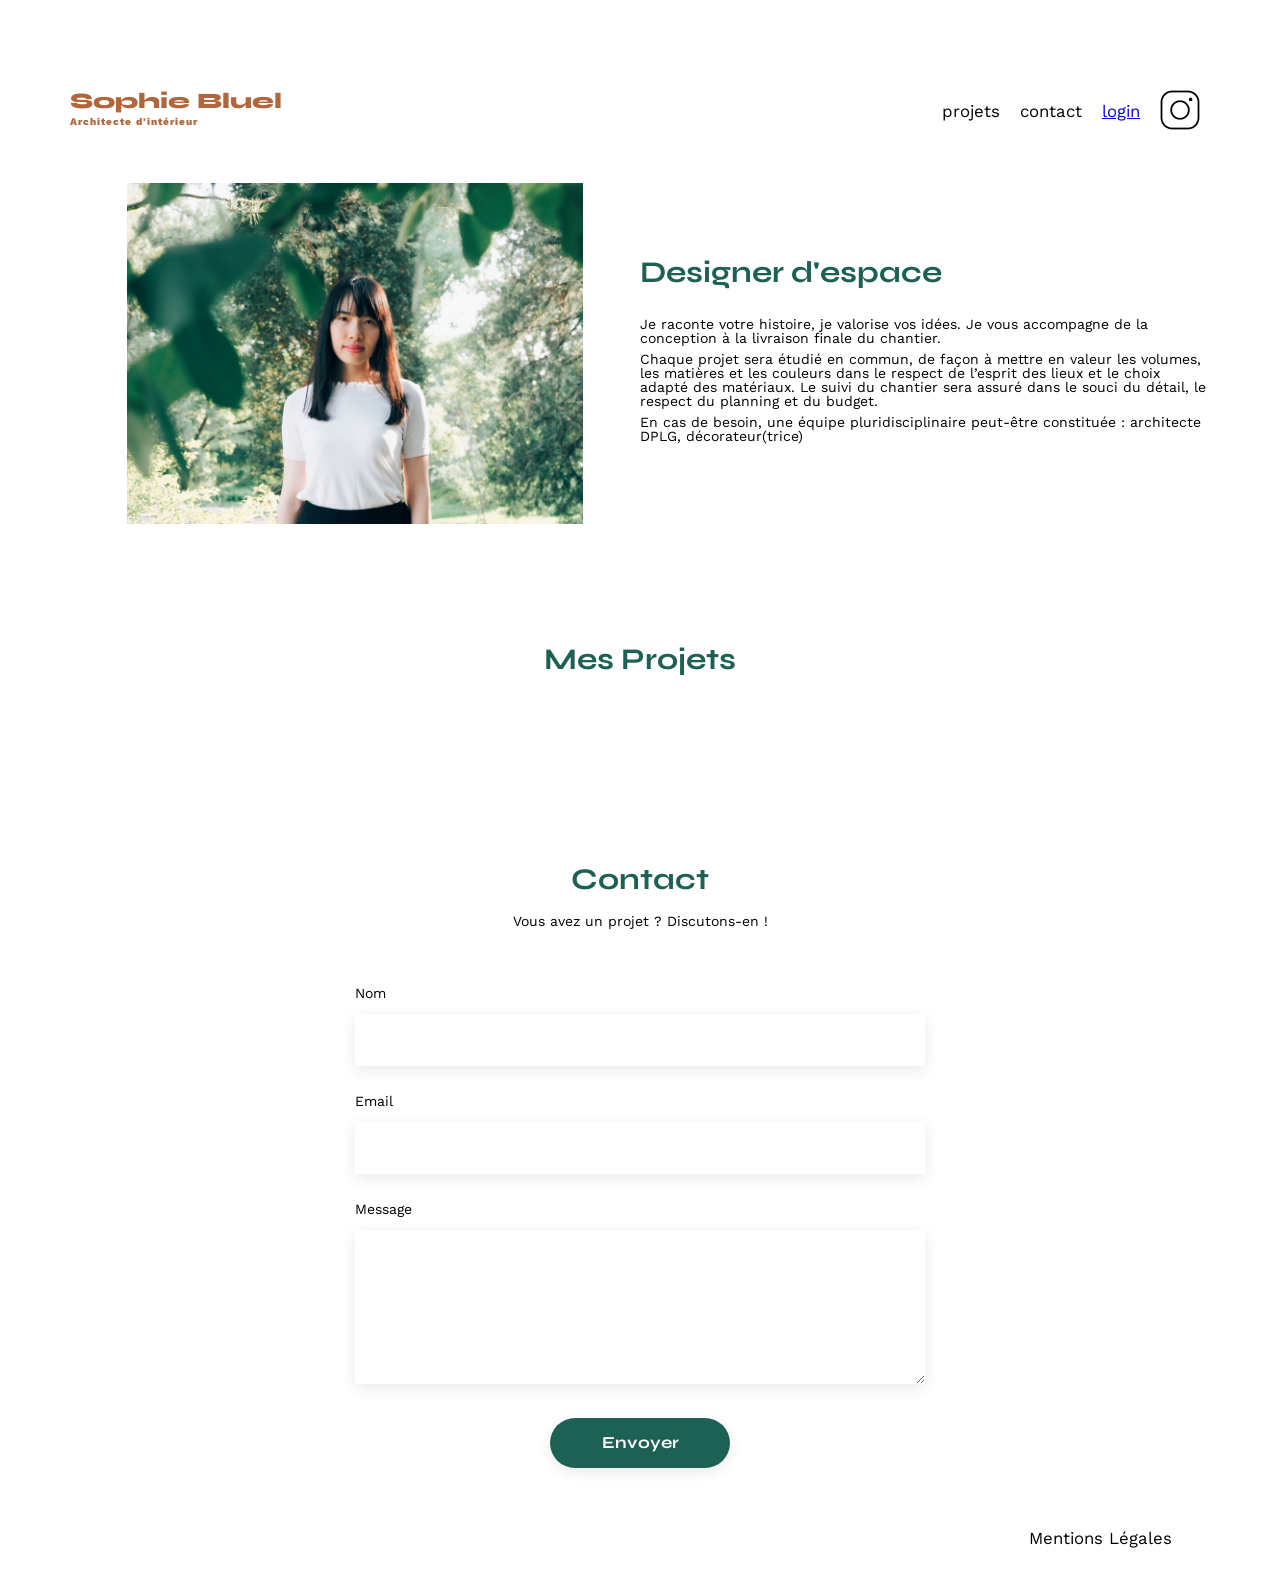
<file: FrontEnd/index.html>
<!DOCTYPE html>
<html lang="fr">

<head>
	<meta charset="UTF-8">
	<title>Sophie Bluel - Architecte d'intérieur</title>
	<meta name="viewport" content="width=device-width, initial-scale=1.0">
	<link rel="preconnect" href="https://fonts.googleapis.com">
	<link rel="preconnect" href="https://fonts.gstatic.com" crossorigin>
	<link href="https://fonts.googleapis.com/css2?family=Syne:wght@700;800&family=Work+Sans&display=swap"
		rel="stylesheet">
	<meta name="description" content="">
	<link rel="stylesheet" href="./assets/style.css">
	<link rel="stylesheet" href="https://cdnjs.cloudflare.com/ajax/libs/font-awesome/6.5.0/css/all.min.css">
</head>

<body>
	<div id="edit-banner">
		<i class="fa-regular fa-pen-to-square"></i>
		<span>Mode édition</span>
	</div>
	<header>
		<h1>Sophie Bluel <span>Architecte d'intérieur</span></h1>
		<nav>
			<ul>
				<li>projets</li>
				<li>contact</li>
				<li><a href="./login.html">login</a></li>
				<li><img src="./assets/icons/instagram.png" alt="Instagram"></li>
			</ul>
		</nav>
	</header>
	<main>
		<section id="introduction">
			<figure>
				<img src="./assets/images/sophie-bluel.png" alt="">
			</figure>
			<article>
				<h2>Designer d'espace</h2>
				<p>Je raconte votre histoire, je valorise vos idées. Je vous accompagne de la conception à la livraison
					finale du chantier.</p>
				<p>Chaque projet sera étudié en commun, de façon à mettre en valeur les volumes, les matières et les
					couleurs dans le respect de l’esprit des lieux et le choix adapté des matériaux. Le suivi du
					chantier sera assuré dans le souci du détail, le respect du planning et du budget.</p>
				<p>En cas de besoin, une équipe pluridisciplinaire peut-être constituée : architecte DPLG,
					décorateur(trice)</p>
			</article>
		</section>

		<section id="portfolio">
			<div class="portfolio-title">
				<h2>Mes Projets</h2>
				<button id="edit-projects">
					<i class="fa-regular fa-pen-to-square"></i>
					Modifier
				</button>
			</div>

			<div class="filters"></div>
			<div class="gallery"></div>

		</section>
		<section id="contact">
			<h2>Contact</h2>
			<p>Vous avez un projet ? Discutons-en !</p>
			<form action="#" method="post">
				<label for="name">Nom</label>
				<input type="text" name="name" id="name">
				<label for="email">Email</label>
				<input type="email" name="email" id="email">
				<label for="message">Message</label>
				<textarea name="message" id="message" cols="30" rows="10"></textarea>
				<input type="submit" value="Envoyer">
			</form>
		</section>
	</main>

	<footer>
		<nav>
			<ul>
				<li>Mentions Légales</li>
			</ul>
		</nav>
	</footer>

	<div id="modal" class="modal">
		<div class="modal-wrapper">
			<button class="modal-back">
				<i class="fa-solid fa-arrow-left"></i>
			</button>

			<button class="modal-close">
				<i class="fa-solid fa-xmark"></i>
			</button>

			<div id="modal-gallery-view">
				<h3>Galerie photo</h3>
				<div class="modal-gallery"></div>
				<hr>
				<button class="add-photo" id="open-add-photo">Ajouter une photo</button>
			</div>

			<div id="modal-add-view">
				<h3>Ajout photo</h3>

				<form id="add-photo-form">
					<div class="upload-placeholder">
						<img id="preview-image" alt="preview" style="display:none; max-height:100%;">

						<i class="fa-regular fa-image" id="preview-icon"></i>

						<label for="image" class="upload-button" id="preview-label"> + Ajouter photo </label>

						<input type="file" id="image" accept="image/*" hidden>

						<p id="preview-text">jpg, png : 4mo max</p>
					</div>

					<label for="title">Titre</label>
					<input type="text" id="title">

					<label for="category">Catégorie</label>
					<select id="category"></select>

					<hr class="modal-separator">

					<button type="submit" class="validate-photo">Valider</button>
				</form>
			</div>
		</div>
	</div>

	<script src="script.js"></script>

</body>

</html>
</file>
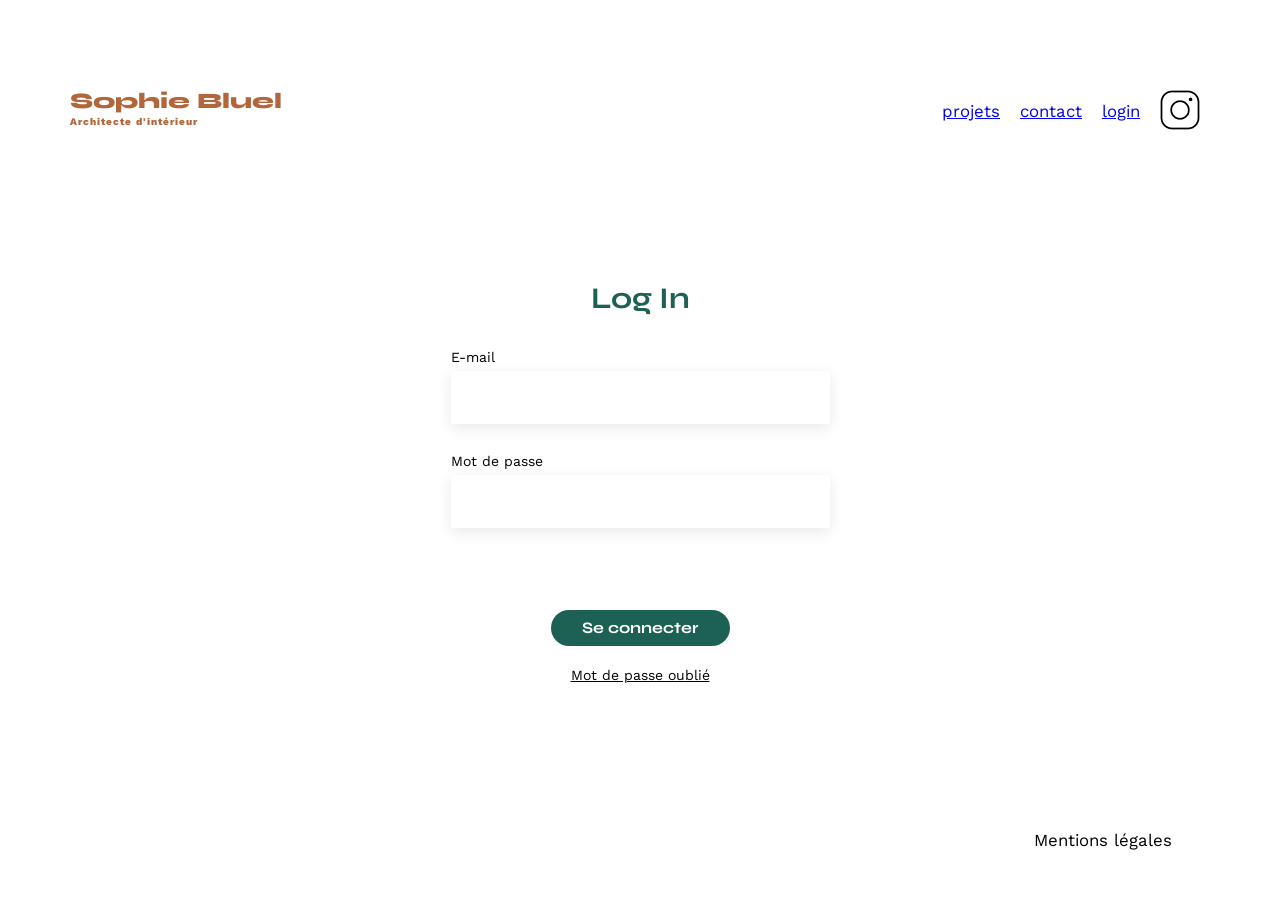
<file: FrontEnd/login.html>
<!DOCTYPE html>
<html lang="fr">

<head>
    <meta charset="UTF-8">
    <title>Login - Sophie Bluel</title>
    <meta name="viewport" content="width=device-width, initial-scale=1.0">
    <link rel="preconnect" href="https://fonts.googleapis.com">
    <link rel="preconnect" href="https://fonts.gstatic.com" crossorigin>
    <link href="https://fonts.googleapis.com/css2?family=Syne:wght@700;800&family=Work+Sans:wght@400;500&display=swap"
        rel="stylesheet">
    <meta name="description" content="">
    <link rel="stylesheet" href="./assets/style.css">
</head>

<body>
    <header>
        <h1>Sophie Bluel <span>Architecte d'intérieur</span></h1>
        <nav>
            <ul>
                <li><a href="./index.html#portfolio">projets</a></li>
                <li><a href="./index.html#contact">contact</a></li>
                <li><a href="./index.html">login</a></li>
                <li><img src="./assets/icons/instagram.png" alt="Instagram"></li>
            </ul>
        </nav>
    </header>

    <main>
        <section class="login-section">
            <h2>Log In</h2>

            <form id="login-form">
                <label for="email">E-mail</label>
                <input type="email" id="email" name="email">

                <label for="password">Mot de passe</label>
                <input type="password" id="password" name="password">

                <p id="error-message"></p>

                <input type="submit" value="Se connecter">
            </form>

            <a href="#" class="forgot-password">Mot de passe oublié</a>
        </section>
    </main>

    <footer>
        <nav>
            <ul>
                <li>Mentions légales</li>
            </ul>
        </nav>
    </footer>

    <script src="login.js"></script>
</body>

</html>
</file>
<file: FrontEnd/assets/style.css>
/* http://meyerweb.com/eric/tools/css/reset/
   v2.0 | 20110126
   License: none (public domain)
*/

html,
body,
div,
span,
applet,
object,
iframe,
h1,
h2,
h3,
h4,
h5,
h6,
p,
blockquote,
pre,
a,
abbr,
acronym,
address,
big,
cite,
code,
del,
dfn,
em,
img,
ins,
kbd,
q,
s,
samp,
small,
strike,
strong,
sub,
sup,
tt,
var,
b,
u,
i,
center,
dl,
dt,
dd,
ol,
ul,
li,
fieldset,
form,
label,
legend,
table,
caption,
tbody,
tfoot,
thead,
tr,
th,
td,
article,
aside,
canvas,
details,
embed,
figure,
figcaption,
footer,
header,
hgroup,
menu,
nav,
output,
ruby,
section,
summary,
time,
mark,
audio,
video {
	margin: 0;
	padding: 0;
	border: 0;
	font-size: 100%;
	font: inherit;
	vertical-align: baseline;
}

/* HTML5 display-role reset for older browsers */
article,
aside,
details,
figcaption,
figure,
footer,
header,
hgroup,
menu,
nav,
section {
	display: block;
}

body {
	line-height: 1;
}

ol,
ul {
	list-style: none;
}

blockquote,
q {
	quotes: none;
}

blockquote:before,
blockquote:after,
q:before,
q:after {
	content: '';
	content: none;
}

table {
	border-collapse: collapse;
	border-spacing: 0;
}

/** end reset css**/
body {
	max-width: 1140px;
	margin: auto;
	font-family: 'Work Sans';
	font-size: 14px;
}

header {
	display: flex;
	justify-content: space-between;
	margin-top: 90px
}

section {
	margin: 50px 0
}

h1 {
	display: flex;
	flex-direction: column;
	font-family: 'Syne';
	font-size: 22px;
	font-weight: 800;
	color: #B1663C
}

h1>span {
	font-family: 'Work Sans';
	font-size: 10px;
	letter-spacing: 0.1em;
	margin-top: 5px;
}

h2 {
	font-family: 'Syne';
	font-weight: 700;
	font-size: 30px;
	color: #1D6154
}

nav ul {
	display: flex;
	align-items: center;
	list-style-type: none;

}

nav li {
	padding: 0 10px;
	font-size: 1.2em;
}

li:hover {
	color: #B1663C;
}

#introduction {
	display: flex;
	align-items: center;
}

#introduction figure {
	flex: 1
}

#introduction img {
	display: block;
	margin: auto;
	width: 80%;
}

#introduction article {
	flex: 1
}

#introduction h2 {
	margin-bottom: 1em;
}

#introduction p {
	margin-bottom: 0.5em;
}

#portfolio h2 {
	text-align: center;
	margin-bottom: 1em;
}

.gallery {
	width: 100%;
	display: grid;
	grid-template-columns: 1fr 1fr 1fr;
	grid-column-gap: 20px;
	grid-row-gap: 20px;
}

.gallery img {
	width: 100%;

}

#contact {
	width: 50%;
	margin: auto;
}

#contact>* {
	text-align: center;

}

#contact h2 {
	margin-bottom: 20px;
}

#contact form {
	text-align: left;
	margin-top: 30px;
	display: flex;
	flex-direction: column;
}

#contact input {
	height: 50px;
	font-size: 1.2em;
	border: none;
	box-shadow: 0px 4px 14px rgba(0, 0, 0, 0.09);
}

#contact label {
	margin: 2em 0 1em 0;
}

#contact textarea {
	border: none;
	box-shadow: 0px 4px 14px rgba(0, 0, 0, 0.09);
}

input[type="submit"] {
	font-family: 'Syne';
	font-weight: 700;
	color: white;
	background-color: #1D6154;
	margin: 2em auto;
	width: 180px;
	text-align: center;
	border-radius: 60px;
}

footer nav ul {
	display: flex;
	justify-content: flex-end;
	margin: 2em
}

/* ===================== FILTERS ===================== */
.filters {
	display: flex;
	justify-content: center;
	gap: 10px;
	margin-bottom: 50px;
}

.filters button {
	font: 700 16px 'Syne';
	color: #1D6154;
	background: white;
	border: 1px solid #1D6154;
	border-radius: 60px;
	padding: 9px 20px;
	cursor: pointer;
}

.filters button:hover {
	background: #1D6154;
	color: white;
}

/* ===================== LOGIN ===================== */
.login-section {
	width: 50%;
	margin: 150px auto;
	text-align: center;
}

.login-section h2 {
	margin-bottom: 37px;
}

.login-section form {
	display: flex;
	flex-direction: column;
	width: 379px;
	margin: auto;
	text-align: left;
}

.login-section label {
	margin-bottom: 7px;
}

.login-section input[type="email"],
.login-section input[type="password"] {
	height: 51px;
	border: none;
	box-shadow: 0 4px 14px rgba(0, 0, 0, 0.09);
	margin-bottom: 30px;
	padding-left: 16px;
}

.login-section input[type="submit"] {
	font: 700 16px 'Syne';
	color: white;
	background: #1D6154;
	margin: 2em auto;
	width: 179px;
	height: 36px;
	border-radius: 60px;
	border: none;
	cursor: pointer;
}

.forgot-password {
	display: block;
	margin-top: -10px;
	text-align: center;
	color: black;
	text-decoration: underline;
}

#error-message {
	color: red;
	text-align: center;
	margin: 10px 0;
}

/* ===================== EDIT MODE ===================== */
#edit-banner {
	display: none;
	position: fixed;
	top: 0;
	left: 0;
	width: 100%;
	height: 50px;
	background: black;
	color: white;
	display: flex;
	justify-content: center;
	align-items: center;
	gap: 10px;
	z-index: 1000;
}

.portfolio-title {
	display: flex;
	justify-content: center;
	align-items: center;
	gap: 20px;
	margin: 120px 0 60px;
}

#edit-projects {
	display: none;
	background: none;
	border: none;
	font-size: 14px;
	cursor: pointer;
	margin-bottom: 28px;
}

/* ===================== MODAL ===================== */
.modal {
	position: fixed;
	inset: 0;
	background: rgba(0, 0, 0, 0.5);
	display: none;
	justify-content: center;
	align-items: center;
	z-index: 2000;
}

.modal-wrapper {
	background: white;
	width: 630px;
	padding: 30px 36px 45px;
	border-radius: 10px;
	position: relative;
	box-sizing: border-box;
}

.modal-close,
.modal-back {
	position: absolute;
	top: 20px;
	border: none;
	background: none;
	font-size: 20px;
	cursor: pointer;
}

.modal-close {
	right: 20px;
}

.modal-back {
	left: 20px;
	display: none;
}

.modal-wrapper h3 {
	text-align: center;
	margin-bottom: 30px;
}

.modal-gallery {
	display: grid;
	grid-template-columns: repeat(5, 1fr);
	gap: 30px 0px;
	margin: 30px 0;
}

.modal-work {
	position: relative;
	width: 90%;
	margin: 0 auto;
}

.modal-work img {
	width: 100%;
	object-fit: cover;
	display: block;
}

.delete-work {
	position: absolute;
	top: 5px;
	right: 5px;
	background: black;
	color: white;
	border: none;
	width: 20px;
	height: 20px;
	font-size: 11px;
	display: flex;
	justify-content: center;
	align-items: center;
	cursor: pointer;
}

.add-photo,
.validate-photo {
	display: block;
	margin: 30px auto 0;
	width: 237px;
	height: 36px;
	border-radius: 60px;
	border: none;
	font: 700 14px 'Syne';
	cursor: pointer;
}

.add-photo {
	background: #1D6154;
	color: white;
}

.validate-photo {
	background: #A7A7A7;
	color: white;
}

.validate-photo:disabled {
	cursor: default;
	opacity: 1;
}

/* ===================== ADD PHOTO ===================== */
#modal-add-view {
	display: none;
}

.upload-placeholder {
	background: #E8F1F6;
	height: 169px;
	display: flex;
	flex-direction: column;
	justify-content: center;
	align-items: center;
	gap: 10px;
	margin-bottom: 25px;
	overflow: hidden;
	position: relative;
}

.upload-placeholder.preview-mode {
	justify-content: center;
	align-items: center;
}

.upload-placeholder i {
	font-size: 40px;
	color: #B9C5CC;
}

.upload-button {
	background: #CBD6DC;
	color: #306685;
	padding: 10px 20px;
	border-radius: 50px;
	font-weight: 600;
	cursor: pointer;
}

.upload-placeholder p {
	font-size: 10px;
	color: #444;
}

#preview-image {
	display: none;
	width: 129px;
	height: 169px;
	object-fit: cover;
}

#add-photo-form {
	display: flex;
	flex-direction: column;
}

#add-photo-form label {
	margin: 15px 0 10px;
}

#add-photo-form input,
#add-photo-form select {
	height: 45px;
	border: none;
	box-shadow: 0 4px 14px rgba(0, 0, 0, 0.09);
	padding: 0 10px;
}

.modal-separator {
	margin: 45px 0 30px;
	border: none;
	border-top: 1px solid #B3B3B3;
}
</file>
